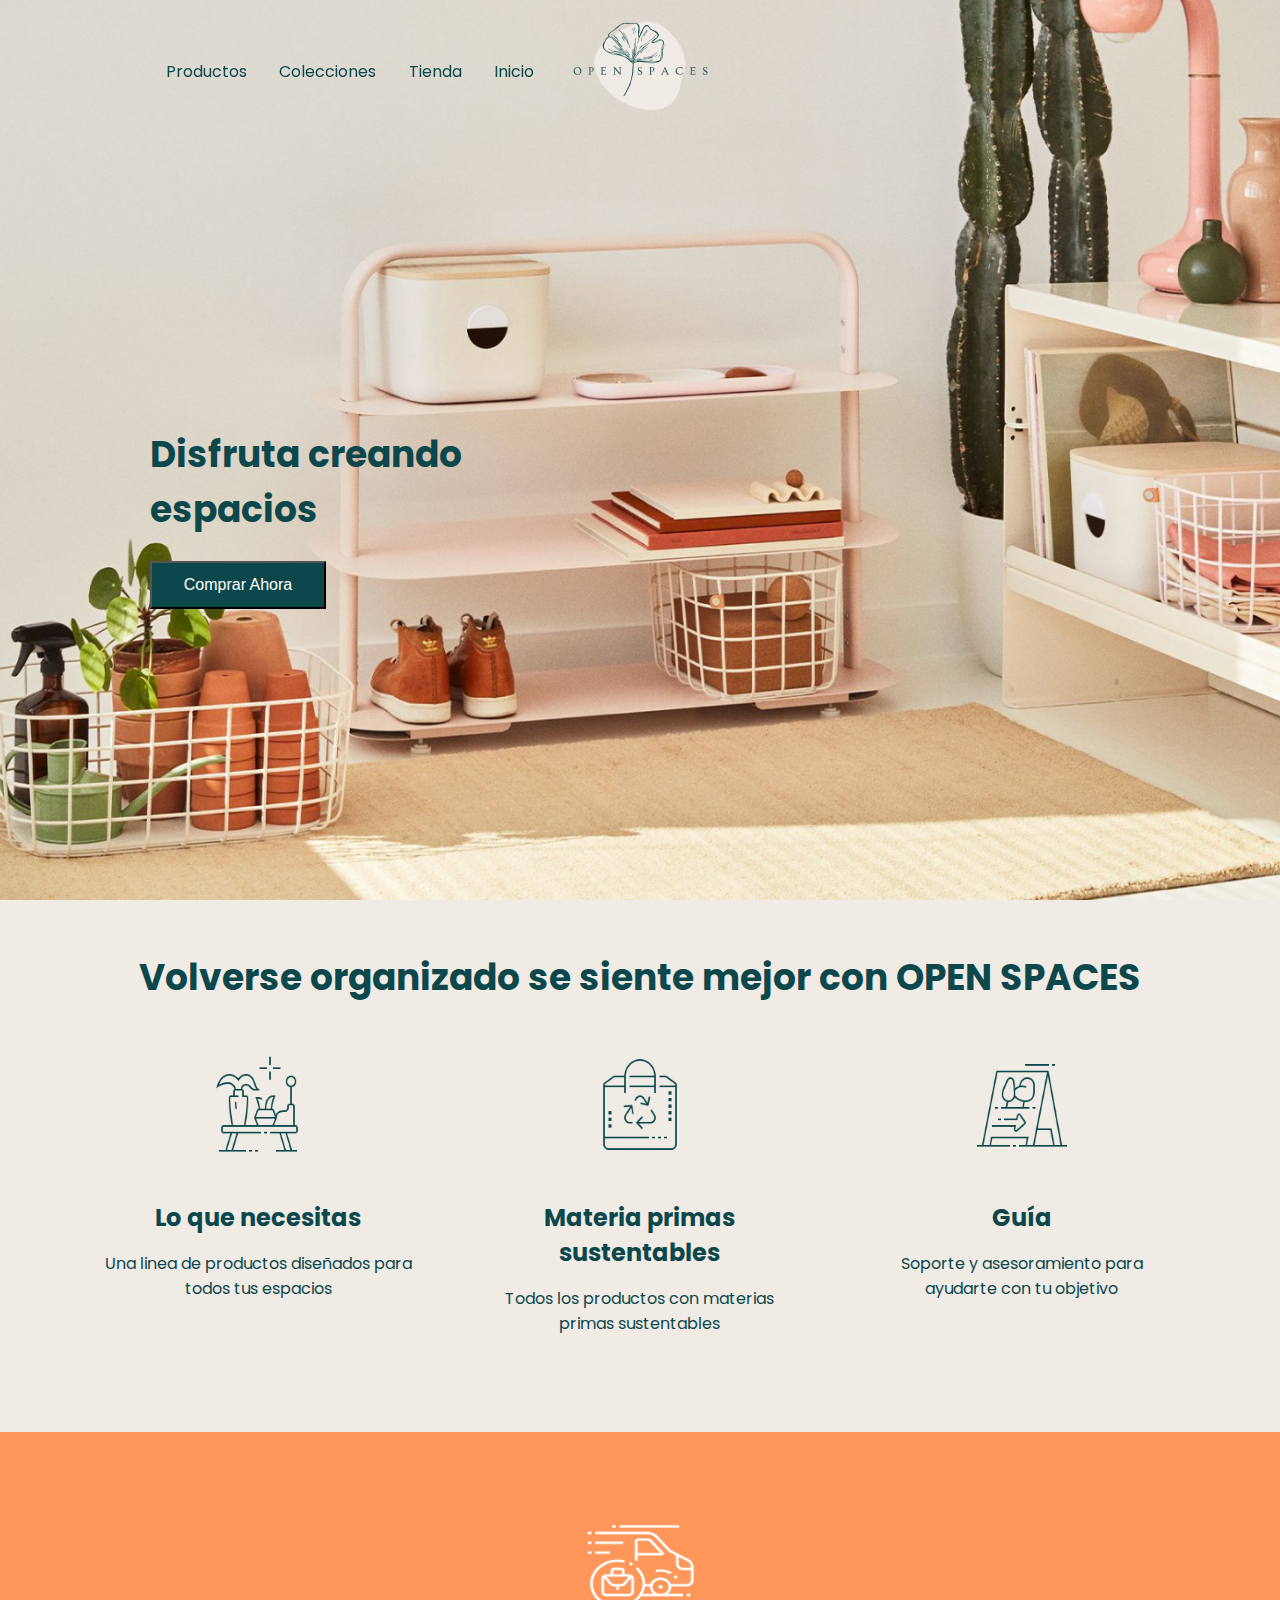
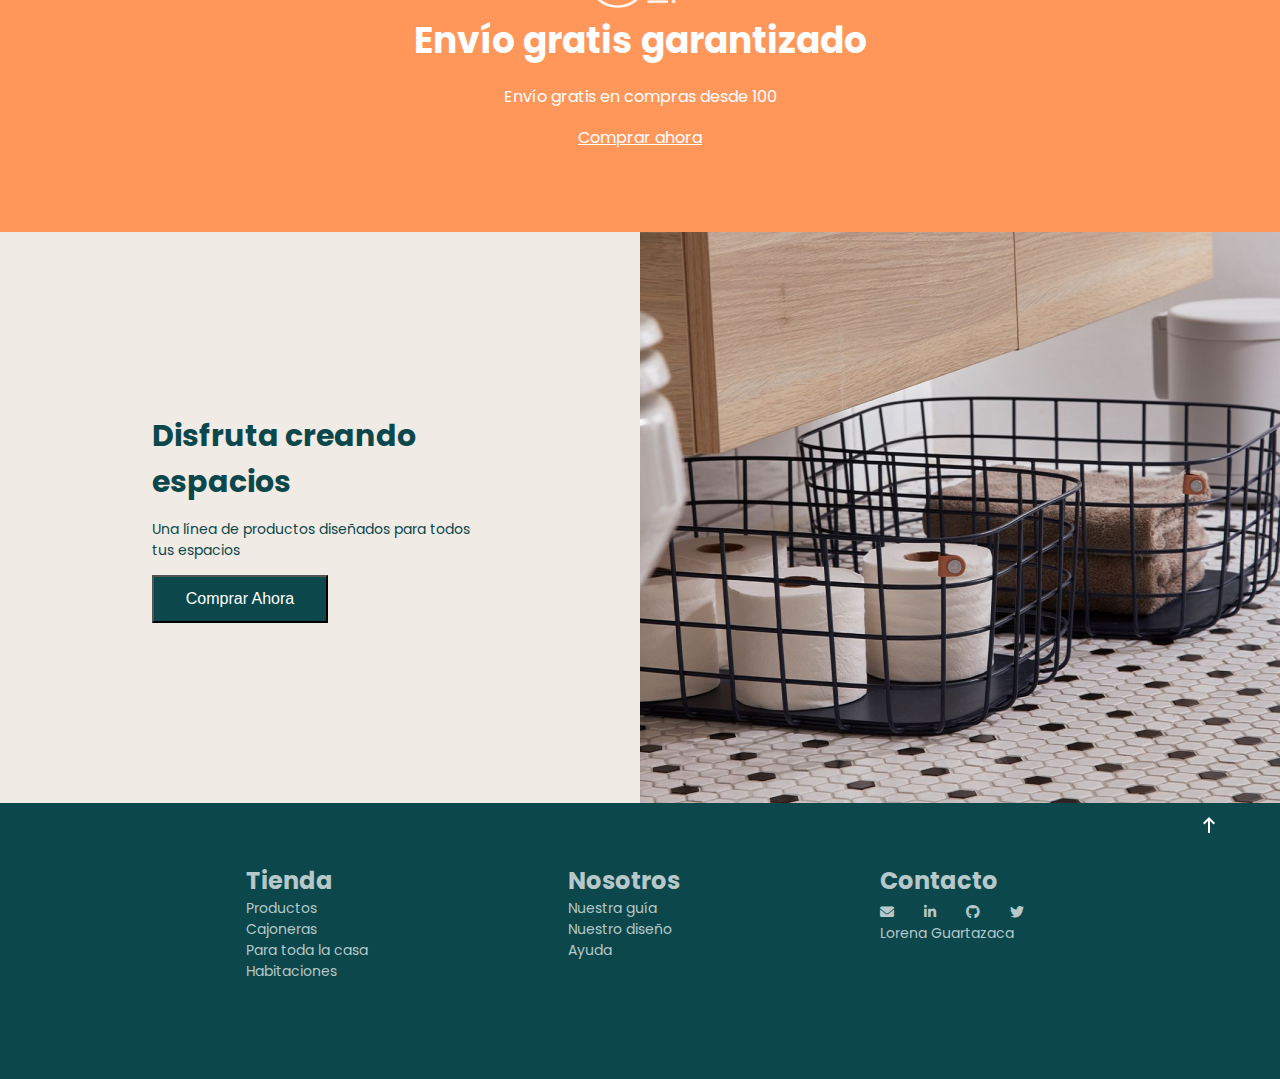
<file: docs/index.html>
<!DOCTYPE html>
<html lang="es">

<head>
  <meta charset="UTF-8">
  <meta http-equiv="X-UA-Compatible" content="IE=edge">
  <meta name="viewport" content="width=device-width, initial-scale=1.0">
  <link rel="stylesheet" href="https://cdnjs.cloudflare.com/ajax/libs/font-awesome/6.0.0/css/all.min.css">
  <link rel="preconnect" href="https://fonts.googleapis.com">
  <link rel="preconnect" href="https://fonts.gstatic.com" crossorigin>
  <link href="https://fonts.googleapis.com/css2?family=Poppins:wght@400;600&display=swap" rel="stylesheet">
  <link rel="stylesheet" href="assets/css/main.css" />
  <title>OPEN SPACES</title>
</head>

<body>
  <header class="header">
      <div class="header__image">
          <img src="assets/images/logo.png" alt="open-spaces">
      </div>

      <section class="header__menu">
          <div class="header__menu--bars">
              <a target="__blank" href="https://adalab.es/">
                  <i class="fa-solid fa-bars"></i>
              </a>
          </div>

          <nav class="header__menu--nav">
              <ul class="header__menu--nav--list">
                  <li>Productos</li>
                  <li>Colecciones</li>
                  <li>Tienda</li>
                  <li>Inicio</li>
              </ul>
          </nav>
      </section>

      <section class="header__banner">
          <h1 class="header__banner--title">Disfruta creando espacios</h1>
          <button class="button">
              <a target="__blank" href="https://www.getopenspaces.com/shop/">Comprar Ahora</a>
          </button>
      </section>
  </header>
  <main class="main">
    <section class="main__organized">
        <h2 class="main__organized--title">Volverse organizado se siente mejor con OPEN SPACES</h2>
        <section class="main__organized--articles">
            <article class="main__organized--articles-1">
              <img class="main__organized--articles-1-image" src="assets/images/icon_1.png" alt="">
              <h3 class="main__organized--articles-1-title">Lo que necesitas</h3>
              <p class="main__organized--articles-1-description">Una linea de productos diseñados para todos tus espacios</p>
            </article>

            <article class="main__organized--articles-1">
              <img class="main__organized--articles-1-image" src="assets/images/icon_2.png" alt="">
              <h3 class="main__organized--articles-1-title">Materia primas sustentables</h3>
              <p class="main__organized--articles-1-description">Todos los productos con materias primas sustentables</p>
            </article>

            <article class="main__organized--articles-1">
              <img class="main__organized--articles-1-image" src="assets/images/icon_3.png" alt="">
              <h3 class="main__organized--articles-1-title">Guía</h3>
              <p class="main__organized--articles-1-description">Soporte y asesoramiento para ayudarte con tu objetivo</p>
            </article>
        </section>
    </section>
    <section class="main__sent">
        <img class="main__sent--image" src="assets/images/icon_4.png" alt="">
        <h2 class="main__sent--title">Envío gratis garantizado</h2>
        <p class="main__sent--description">Envío gratis en compras desde 100</p>
        <a target="__blank" class="main__sent--buy" href="https://www.getopenspaces.com/shop/">Comprar ahora</a>
    </section>
    <section class="spaces">
      <article class="spaces__enjoy">
        <h2 class="spaces__enjoy--title">Disfruta creando espacios</h2>
        <p class="spaces__enjoy--description">Una línea de productos diseñados para todos tus espacios</p>
        <button class="spaces__enjoy--button">
          <a target="__blank" href="https://www.getopenspaces.com/shop/">Comprar Ahora</a>
      </article>
      <div class="spaces__image"></div>
    </section>
  </main>
  <footer class="footer">
      <section class="footer__sections">
          <section class="footer__sections--shop">
              <a target="__blank" class="title3" href="https://adalab.es/">Tienda</a>
              <ul class="footer__aboutus-li">
                  <li><a target="__blank" href="https://adalab.es/">Productos</a></li>
                  <li><a target="__blank" href="https://adalab.es/">Cajoneras</a></li>
                  <li><a target="__blank" href="https://adalab.es/">Para toda la casa</a></li>
                  <li><a target="__blank" href="https://adalab.es/">Habitaciones</a></li>
              </ul>
          </section>
          <section class="footer__sections--shop">
              <a target="__blank" class="title3" href="https://adalab.es/">Nosotros</a>
              <ul class="footer__aboutus-li">
                  <li><a target="__blank" href="https://adalab.es/">Nuestra guía</a></li>
                  <li><a target="__blank" href="https://adalab.es/">Nuestro diseño</a></li>
                  <li><a target="__blank" href="https://adalab.es/">Ayuda</a></li>
              </ul>
          </section>
          <section class="footer__sections--shop">
              <a target="__blank" class="title3" href="https://adalab.es/">Contacto</a>
              <span class="footer__aboutus-li">
                  <nav class="icons__social-icon">
                      <nav class="mail">
                          <a target="__blank" href="mailto:lorenaggs2812@gmail.com"><i
                                  class="fa-solid fa-envelope"></i></a>
                      </nav>
                      <nav class="linkedin">
                          <a target="__blank" href="https://www.linkedin.com/in/lorena-guartazaca-b55a541b4/"><i
                                  class="fa-brands fa-linkedin-in"></i></a>
                      </nav>
                      <nav class="github">
                          <a target="__blank" href="https://github.com/lorenaggs"><i class="fa-brands fa-github"></i></a>
                      </nav>
                      <nav class="twitter">
                          <a target="__blank" href="https://twitter.com/lorenaggs12?s=11"><i
                                  class="fa-brands fa-twitter"></i></a>
                      </nav>
                  </nav>
              </span>
              <section class="">Lorena Guartazaca</section>
          </section>
     
      </section>
      <nav class="footer__uparrow">
          <a href="#"><img src="assets/images/uparrow.png" alt="image uparrow"></a>
      </nav>
  </footer>
</body>

</html>
</file>
<file: docs/assets/css/main.css>
a{color:inherit}body{margin:0%;padding:0%;font-size:14px}ol,ul{list-style:none;margin:0;padding:0;border:0;font:inherit;vertical-align:baseline;box-sizing:border-box}h4{margin-bottom:3%;padding:0}h1,h2,h3,h4{font-weight:bold;margin:0;-webkit-margin-before:0;margin-block-start:0}html{scroll-behavior:smooth;color:#0c474b;font-family:"Poppins";font-size:14px}html,body,div,span,applet,object,iframe,h5,h6,blockquote,pre,a,abbr,acronym,address,big,cite,code,del,dfn,em,img,ins,kbd,q,s,samp,small,strike,strong,sub,sup,tt,var,b,u,i,center,dl,dt,dd,ol,ul,li,fieldset,form,label,legend,table,caption,tbody,tfoot,thead,tr,th,td,article,aside,canvas,details,embed,figure,figcaption,footer,header,hgroup,menu,nav,output,ruby,section,summary,time,mark,audio,main,video{margin:0;padding:0;border:0;font-size:100%;font:inherit;vertical-align:baseline;box-sizing:border-box}article,aside,details,figcaption,figure,footer,header,hgroup,menu,nav,section{display:block}blockquote,q{quotes:none}blockquote:before,blockquote:after,q:before,q:after{content:'';content:none}table{border-collapse:collapse;border-spacing:0}.header{width:100%;height:389px;background-image:url(../images/header.jpg);background-size:cover;background-position:center}.header__image{width:100%;height:96px;display:flex;position:fixed;justify-content:center;margin-top:19px}.header__menu{align-items:center;display:flex;position:fixed;justify-content:center;align-items:flex-start;margin:60px 0px 0px 33px}.header__menu--nav{display:none}.header__banner{height:100%;display:flex;flex-direction:column;justify-content:flex-end;align-items:center}.header__banner--title{font-size:24px}.header__banner .button{background:#0c474b;color:#fff;width:176px;height:48px;margin:24px 0px 64px 0px}.header__banner .button a{text-decoration:none;font-size:16px}@media all and (min-width: 768px){.header{height:93vh;background-position:right}.header__banner{padding-top:140px;align-items:flex-start;width:460px;margin:auto;justify-content:center}.header__banner--title{font-size:36px}}@media all and (min-width: 1200px){.header{height:100vh}.header__menu{margin:59px 0px 0px 150px}.header__menu--bars{display:none}.header__menu--nav{display:flex}.header__menu--nav--list{display:flex;width:400px;justify-content:space-around;font-size:16px}.header__banner{padding:0px;padding-top:200px;margin:0px 0px 0px 150px;justify-content:center}}a{color:inherit}body{margin:0%;padding:0%;font-size:14px}ol,ul{list-style:none;margin:0;padding:0;border:0;font:inherit;vertical-align:baseline;box-sizing:border-box}h4{margin-bottom:3%;padding:0}h1,h2,h3,h4{font-weight:bold;margin:0;-webkit-margin-before:0;margin-block-start:0}html{scroll-behavior:smooth;color:#0c474b;font-family:"Poppins";font-size:14px}.main{background-color:#f0ebe5}.main__organized{padding:50px 60px;text-align:center}.main__organized--title{font-size:24px}.main__organized--articles{padding:0px 40px;text-align:center}.main__organized--articles-1{margin:50px 0px}.main__organized--articles-1-image{width:90px;height:99px;margin-bottom:40px}.main__organized--articles-1-title{font-size:20px}.main__organized--articles-1-description{font-size:16px}@media all and (min-width: 768px){.main__organized{height:532px}.main__organized--articles{display:grid;grid-template-columns:1fr 1fr 1fr;grid-gap:6%}.main__organized--articles-1-title{font-size:20px}}@media all and (min-width: 1200px){.main__organized--title{font-size:36px}.main__organized--articles-1-title{font-size:24px}}a{color:inherit}body{margin:0%;padding:0%;font-size:14px}ol,ul{list-style:none;margin:0;padding:0;border:0;font:inherit;vertical-align:baseline;box-sizing:border-box}h4{margin-bottom:3%;padding:0}h1,h2,h3,h4{font-weight:bold;margin:0;-webkit-margin-before:0;margin-block-start:0}html{scroll-behavior:smooth;color:#0c474b;font-family:"Poppins";font-size:14px}.main .main__sent{background-color:#ff975a;color:#fff;height:352px;padding:10px;display:flex;flex-direction:column;justify-content:center;align-items:center}.main .main__sent--image{align-items:center;width:112px;height:98px}.main .main__sent--title{font-size:24px}.main .main__sent--description{font-size:14px}.main .main__sent--buy{font-size:16px}@media all and (min-width: 768px){.main .main__sent--title{font-size:30px}}@media all and (min-width: 1200px){.main .main__sent{height:400px}.main .main__sent--title{font-size:36px}.main .main__sent--description{font-size:16px}.main .main__sent--buy{font-size:16px}}.spaces{background-color:#f0ebe5}.spaces__enjoy{height:339px;text-align:center;align-items:center;display:flex;flex-direction:column;justify-content:center;padding:5%}.spaces__enjoy--title{font-size:24px}.spaces__enjoy--description{font-size:14px}.spaces__enjoy--button{background:#0c474b;color:#fff;width:176px;height:48px}.spaces__image{height:304px;background-image:url(../images/creando-espacios.jpg);background-size:cover;background-position:bottom;background-repeat:no-repeat}.spaces .spaces__enjoy--button a{text-decoration:none;font-size:16px}@media all and (min-width: 768px){.spaces__enjoy{height:339px}.spaces__enjoy--title{font-size:30px}.spaces__image{height:414px;background-image:url(../images/creando-espacios.jpg);background-size:cover;background-position:bottom;background-repeat:no-repeat}}@media all and (min-width: 1200px){.spaces{display:grid;grid-template-columns:1fr 1fr;flex-direction:row}.spaces__enjoy{width:400px;align-items:flex-start;text-align:left;margin:auto}.spaces__image{height:571px;background-position:center}}a{color:inherit}body{margin:0%;padding:0%;font-size:14px}ol,ul{list-style:none;margin:0;padding:0;border:0;font:inherit;vertical-align:baseline;box-sizing:border-box}h4{margin-bottom:3%;padding:0}h1,h2,h3,h4{font-weight:bold;margin:0;-webkit-margin-before:0;margin-block-start:0}html{scroll-behavior:smooth;color:#0c474b;font-family:"Poppins";font-size:14px}.footer{height:545px;background-color:#0c474b;color:#b6c8c9;padding:10px 59px 56px 146px}.footer__sections--shop{margin:50px 0px;font-size:14px}.footer__sections--shop a{text-decoration:none}.footer .icons__social-icon{width:100px;display:grid;grid-template-columns:1fr 1fr 1fr 1fr;grid-gap:30%;padding-top:3%}.footer .footer__uparrow{display:flex;justify-content:right;align-content:center;height:24px;position:sticky;bottom:20px;place-self:end}.footer .icons__social-icon .mail:hover,.footer .icons__social-icon .linkedin:hover,.footer .icons__social-icon .github:hover,.footer .icons__social-icon .twitter:hover{transform:scale(3) rotate(-360deg);transition:transform 1s}.title3{font-size:20px;font-weight:bold}a:hover,.mail:hover{color:#1c888f}.button:hover,.spaces__enjoy--button:hover{background-color:#f4a460;transition:transform 1s;transform:scale(1.5)}@media all and (min-width: 768px){.footer{height:276px}.footer__sections{display:flex;width:90%;justify-content:space-around}}@media all and (min-width: 1200px){.title3{font-size:24px}}
</file>
